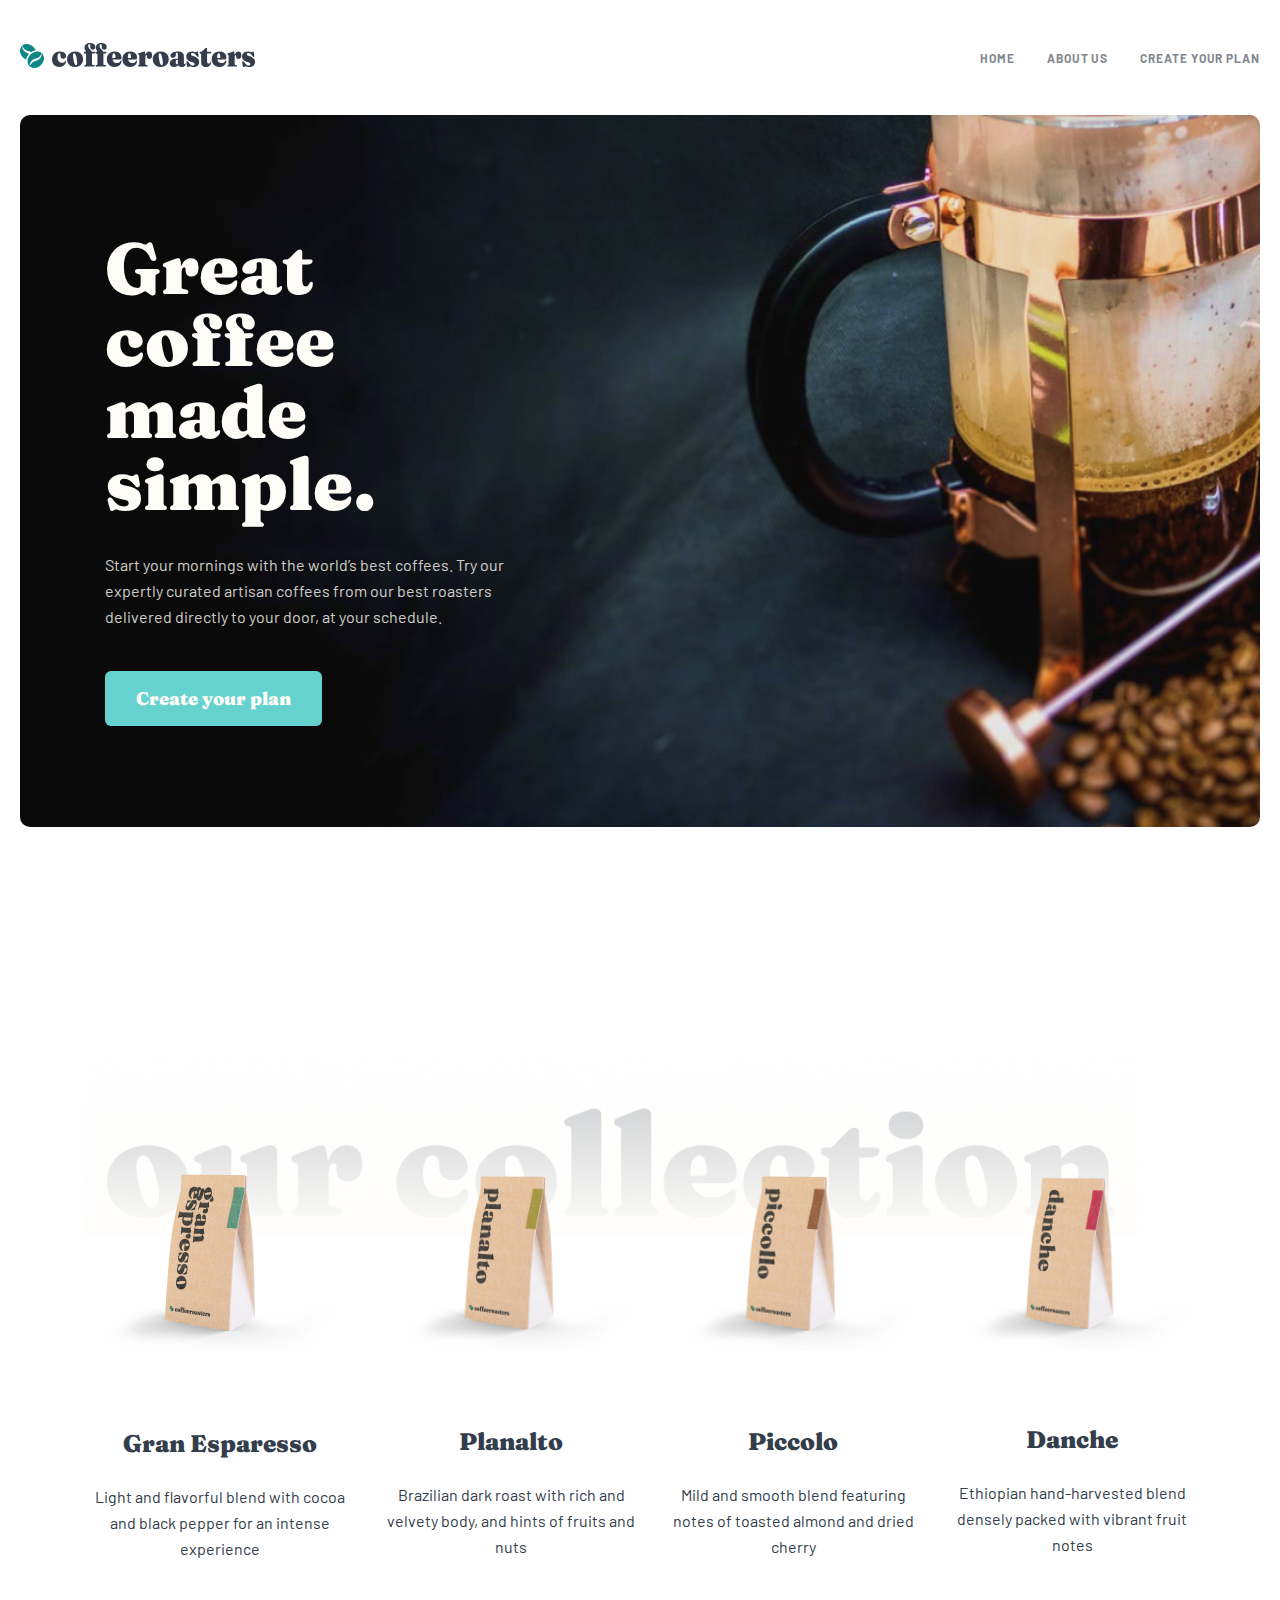
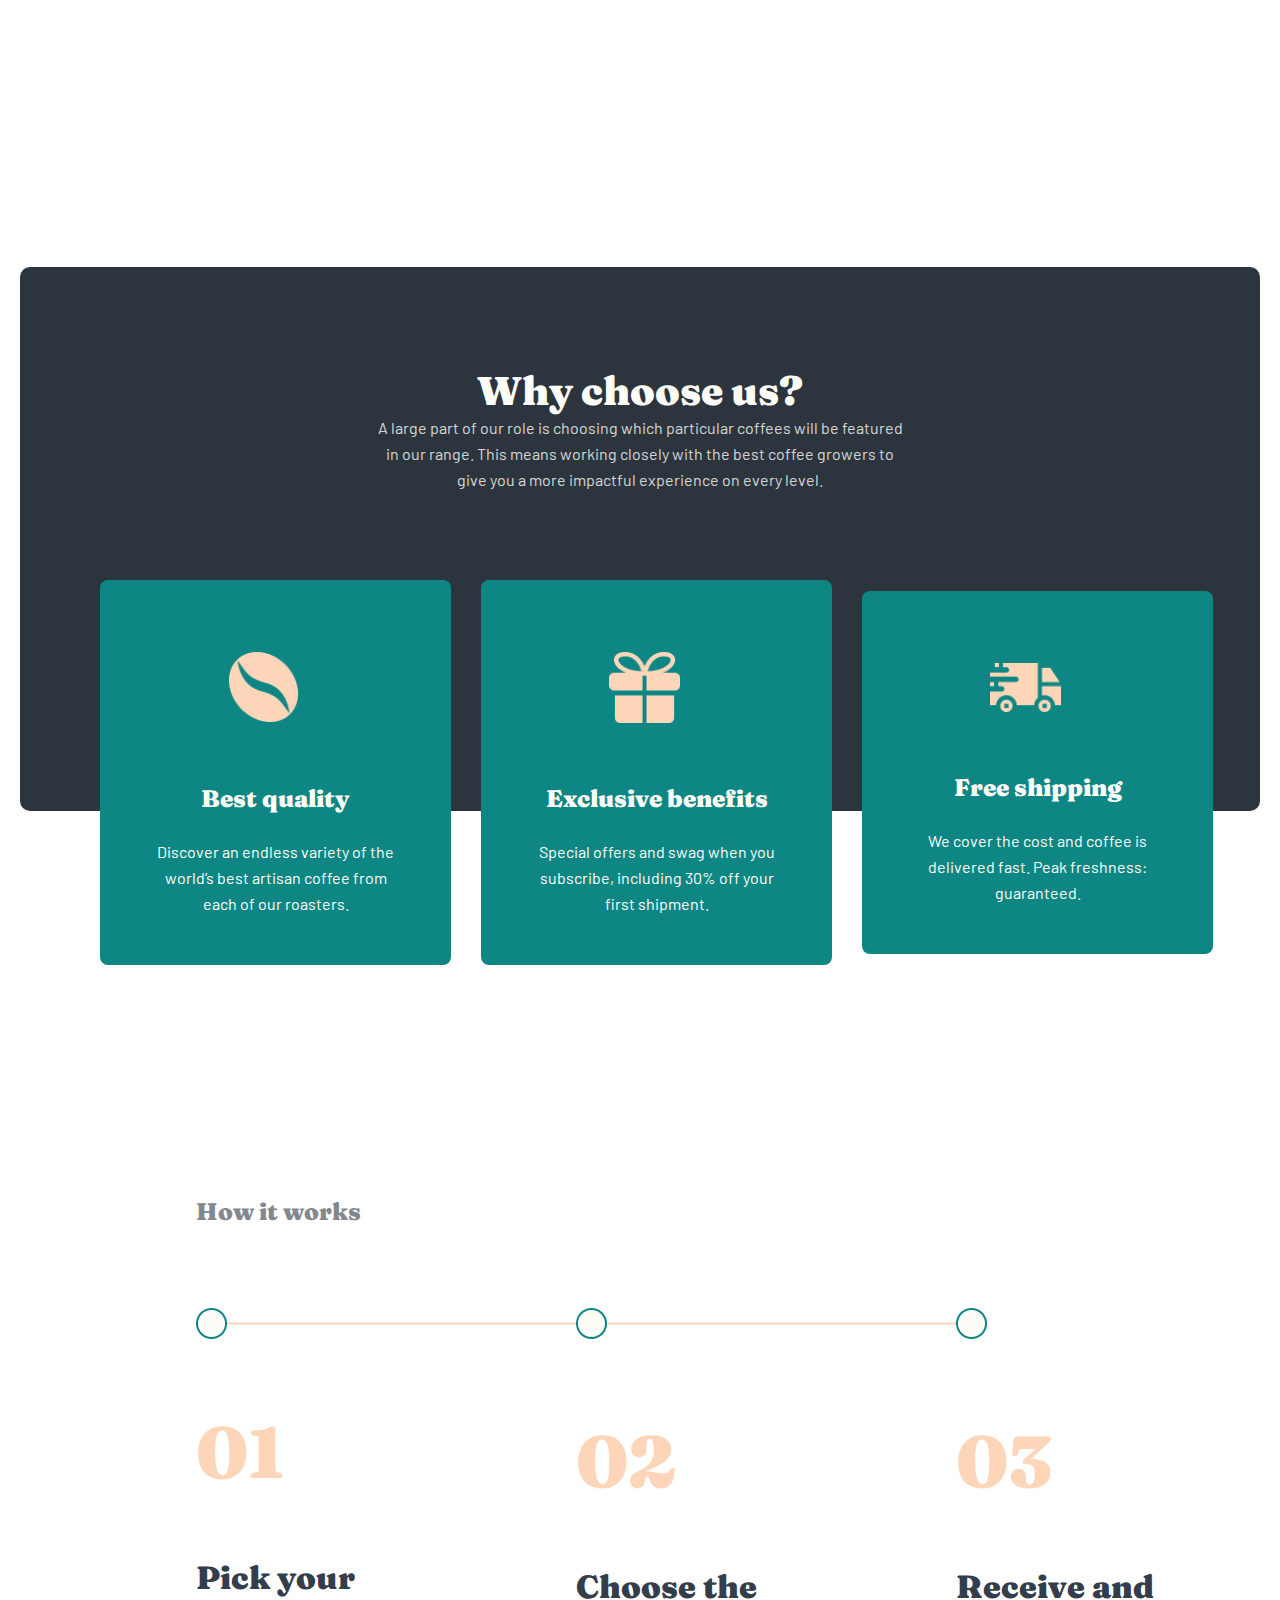
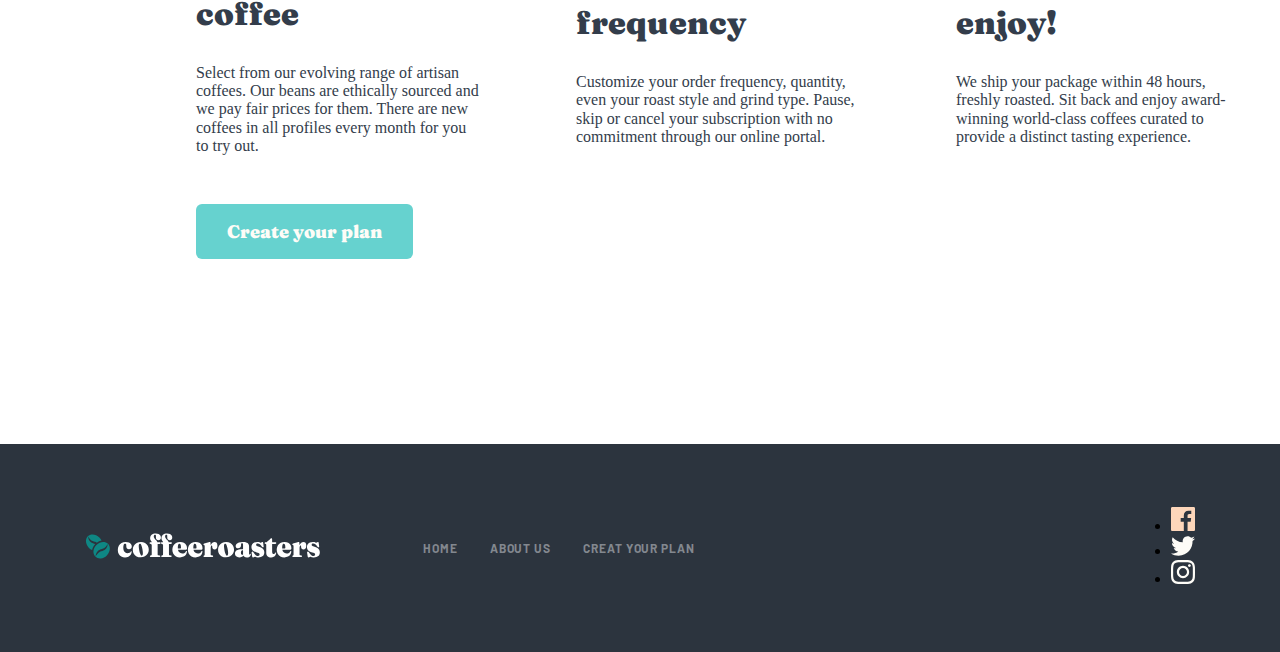
<file: index.html>
<!DOCTYPE html>
<html lang="en">
<head>
    <meta charset="UTF-8">
    <meta http-equiv="X-UA-Compatible" content="IE=edge">
    <meta name="viewport" content="width=device-width, initial-scale=1.0">
    <link rel="stylesheet" href="./css/main.css">
    <title>Document</title>
</head>
<body>
    <!-- HEADER -->

    <header class="header">
        <div class="container header__warapper">
            <a class="header__link" href="#">
                <img class="header__img" src="./image/logo.svg" alt="logo" width="235" height="25">
            </a>

            <nav class="header__nav">
                <ul class="header__list">
                    <li class="header__item">
                        <a class="header__nav--link" href="index.html">HOME</a>
                    </li>

                    <li class="header__item">
                        <a class="header__nav--link" href="about.html" target="_black">ABOUT US</a>
                    </li>

                    <li class="header__item">
                        <a class="header__nav--link" href="creat.html" target="_black" >Create your plan</a>
                    </li>

                </ul>
            </nav>
        </div>
    </header>

    <!-- MAIN -->

    <main class="main">
        <section class="hero">
            <div class="container">
                <div class="hero__wrapper">


                    <h1 class="hero__heading">Great coffee made simple. </h1>
                    <p class="hero__desc">Start your mornings with the world’s best coffees. Try our expertly curated artisan coffees from our best roasters delivered directly to your door, at your schedule.</p>

                    <a class="site--btn" href="#">Create your plan</a>
                </div>

            </div>
        </section>

        <section class="collection">
            <div class="container">

                <div class="collection__wrapper">
                    <img class="collection__bacround" src="./image/collect-bacround.png" alt="" width="1072"
                    height="72">


                    <ul class="collection__list">
                        <li class="collection__item">
                            <img class="collection__img" src="./image/esperesso.png" alt="esparesso-img">

                            <h2 class="collection__heading">Gran Esparesso</h2>
                            <p class="collection__desc">Light and flavorful blend with cocoa and black pepper for an intense experience</p>
                        </li>

                        <li class="collection__item">
                            <img class="collection__img" src="./image/planto.png" alt="esparesso-img">

                            <h2 class="collection__heading">Planalto</h2>
                            <p class="collection__desc">Brazilian dark roast with rich and velvety body, and hints of fruits and nuts</p>
                        </li>

                        <li class="collection__item">
                            <img class="collection__img" src="./image/piccoloto.png" alt="esparesso-img">

                            <h2 class="collection__heading">Piccolo</h2>
                            <p class="collection__desc">Mild and smooth blend featuring notes of toasted almond and dried cherry</p>
                        </li>

                        <li class="collection__item">
                            <img class="collection__img" src="./image/danche.png" alt="esparesso-img">

                            <h2 class="collection__heading">Danche</h2>
                            <p class="collection__desc">Ethiopian hand-harvested blend densely packed with vibrant fruit notes</p>
                        </li>
                    </ul>
                </div>

            </div>
        </section>

        <section class="choose">
            <div class="container">
                <div class="choose__top">
                    <h3 class="choose__top--heading">Why choose us?</h3>
                    <p class="choose__top--desc">A large part of our role is choosing which particular coffees will be featured
                        in our range. This means working closely with the best coffee growers to give
                        you a more impactful experience on every level.</p>
                </div>

                <ul class="choose__list">

                    <li class="choose__item">
                        <img class="choose__img" src="./image/coffee-bean.png" alt="bean" width="71" height="72">
                        <h4 class="choose__heading">Best quality</h4>
                        <p class="choose__desc">Discover an endless variety of the world’s best artisan coffee from each of our roasters.</p>
                    </li>

                    <li class="choose__item">
                        <img class="choose__img" src="./image/surprize.png" alt="bean" width="71" height="72">
                        <h4 class="choose__heading">Exclusive benefits</h4>
                        <p class="choose__desc">Special offers and swag when you subscribe, including 30% off your first shipment.</p>
                    </li>

                    <li class="choose__item">
                        <img class="choose__img" src="./image/car.png" alt="bean" width="71" height="72">
                        <h4 class="choose__heading">Free shipping</h4>
                        <p class="choose__desc">We cover the cost and coffee is delivered fast. Peak freshness: guaranteed.</p>
                    </li>
                </ul>
            </div>
        </section>

        <section class="work">
            <div class="container work__wrapper">
                <h1 class="work__top--heading">How it works</h1>
                <img class="work__img" src="./image/oval.png" alt="icon" width="791" height="31" >

                <ul class="work__list">

                    <li class="work__item">
                        <h3 class="work__heading">01</h3>
                        <h3 class="work__bottom-heading">Pick your
                            coffee</h3>
                            <p class="work__desc">Select from our evolving range of artisan coffees. Our beans are ethically sourced and we pay fair prices for them. There are new coffees in all profiles every month for you to try out.</p>
                    </li>

                    <li class="work__item">
                        <h3 class="work__heading">02</h3>
                        <h3 class="work__bottom-heading">Choose the frequency</h3>
                            <p class="work__desc">Customize your order frequency, quantity, even your roast style and grind type. Pause, skip or cancel your subscription with no commitment through our online portal.</p>
                    </li>

                    <li class="work__item">
                        <h3 class="work__heading">03</h3>
                        <h3 class="work__bottom-heading">Receive and enjoy!</h3>
                            <p class="work__desc">We ship your package within 48 hours, freshly roasted. Sit back and enjoy award-winning world-class coffees curated to provide a distinct tasting experience.</p>
                    </li>
                </ul>

                <a class="site--btn" href="#">Create your plan</a>
            </div>
        </section>
    </main>

    <footer class="footer">
        <div class="container footer__wrapper">

               <div class="footer__link--wrapper">
                <a class="footer__link" href="#">
                    <img class="footer__logo--img" src="./image/footer-logo.svg" alt="logo" width="235" height="25">
                </a>

                <nav class="footer__nav">
                    <ul class="footer__list">
                        <li class="footer__item">
                            <a class="footer__nav--link" href="index.html">HOME</a>
                        </li>

                        <li class="footer__item">
                            <a class="footer__nav--link" href="about.html">ABOUT US</a>
                        </li>

                        <li class="footer__item">
                            <a class="footer__nav--link" href="#">CREAT YOUR PLAN</a>
                        </li>

                    </ul>
                </nav>
               </div>



                <ul class="footer__conct-list">
                    <li class="conct__item">
                        <a class="footer__link" href="#">
                            <img class="footer__link-img" src="./image/facebook.svg" alt="link" width="24" height="24">
                        </a>
                    </li>

                    <li class="conct__item">
                        <a class="footer__link" href="#">
                            <img class="footer__link-img" src="./image/twitter.svg" alt="link" width="24" height="24">
                        </a>
                    </li>

                    <li class="conct__item">
                        <a class="footer__link" href="#">
                            <img class="footer__link-img" src="./image/instagram.svg" alt="link" width="24" height="24">
                        </a>
                    </li>
                </ul>


        </div>
    </footer>

</body>
</html>
</file>
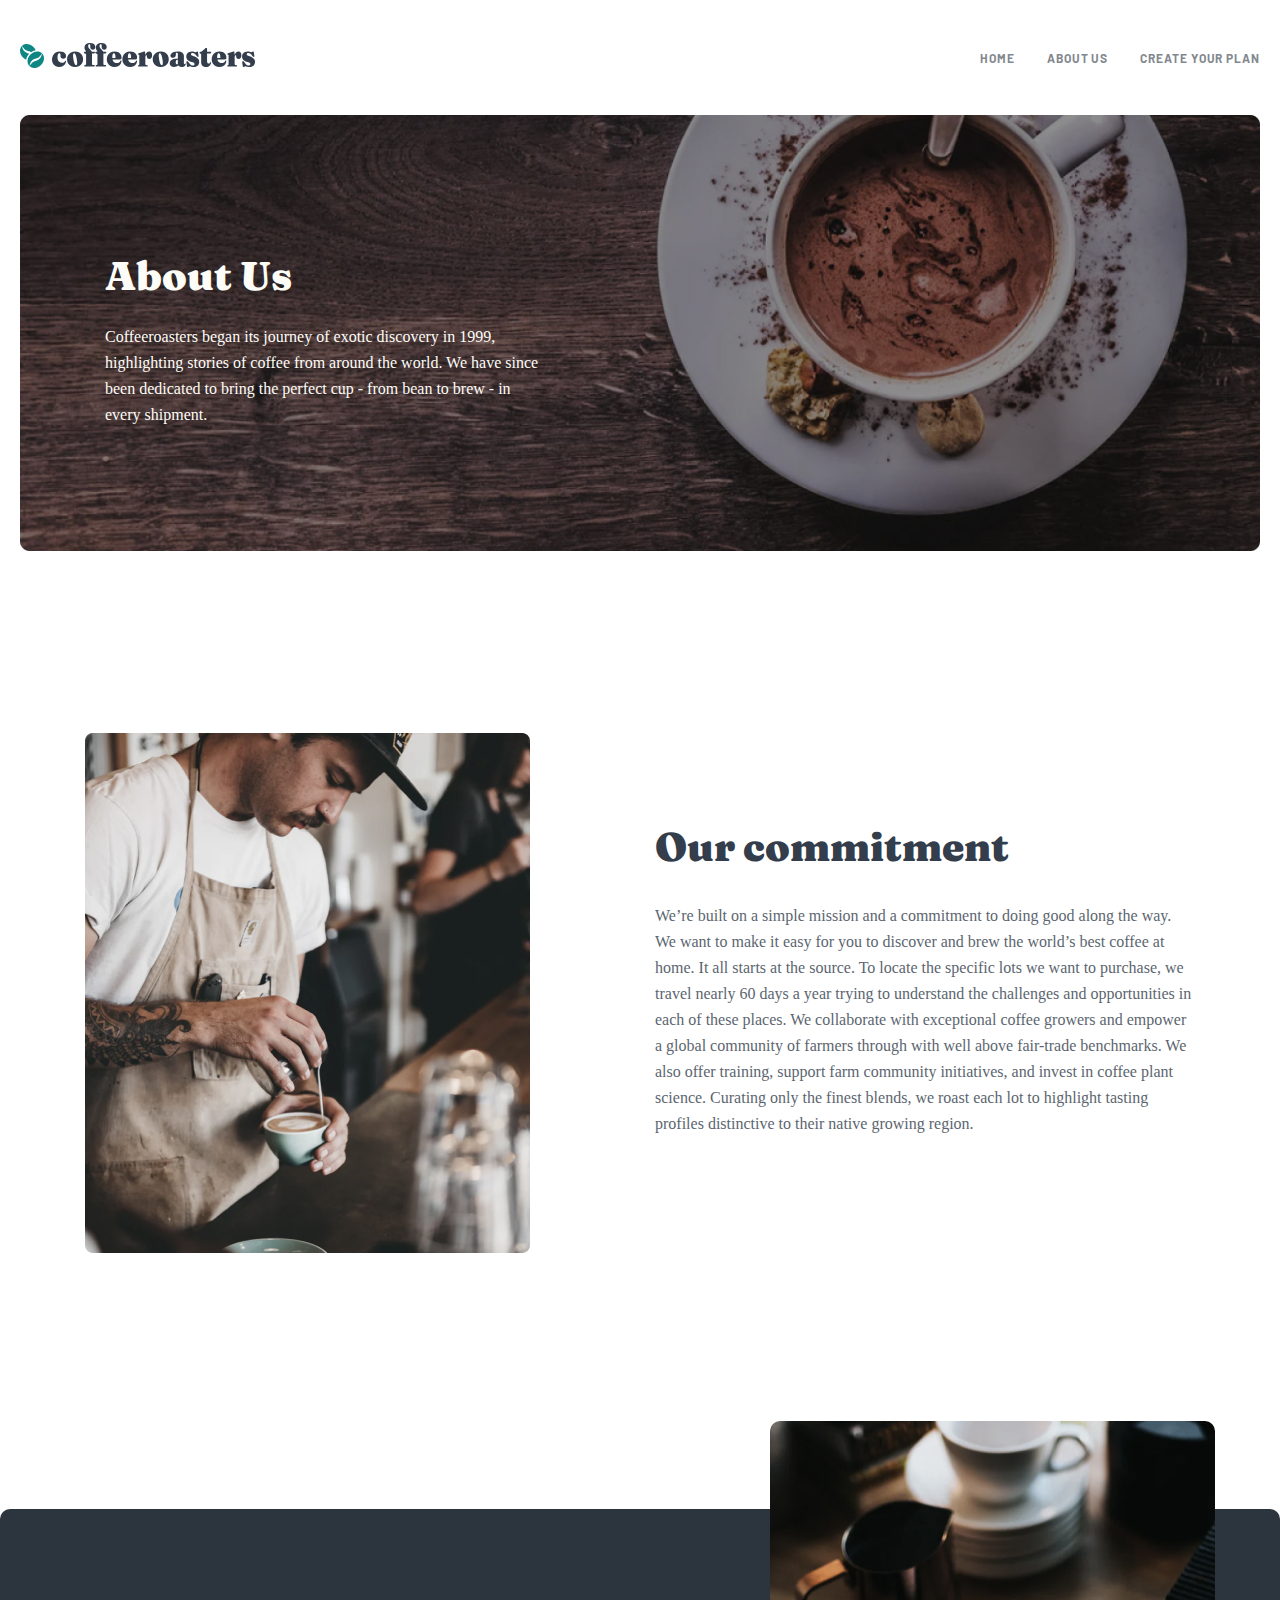
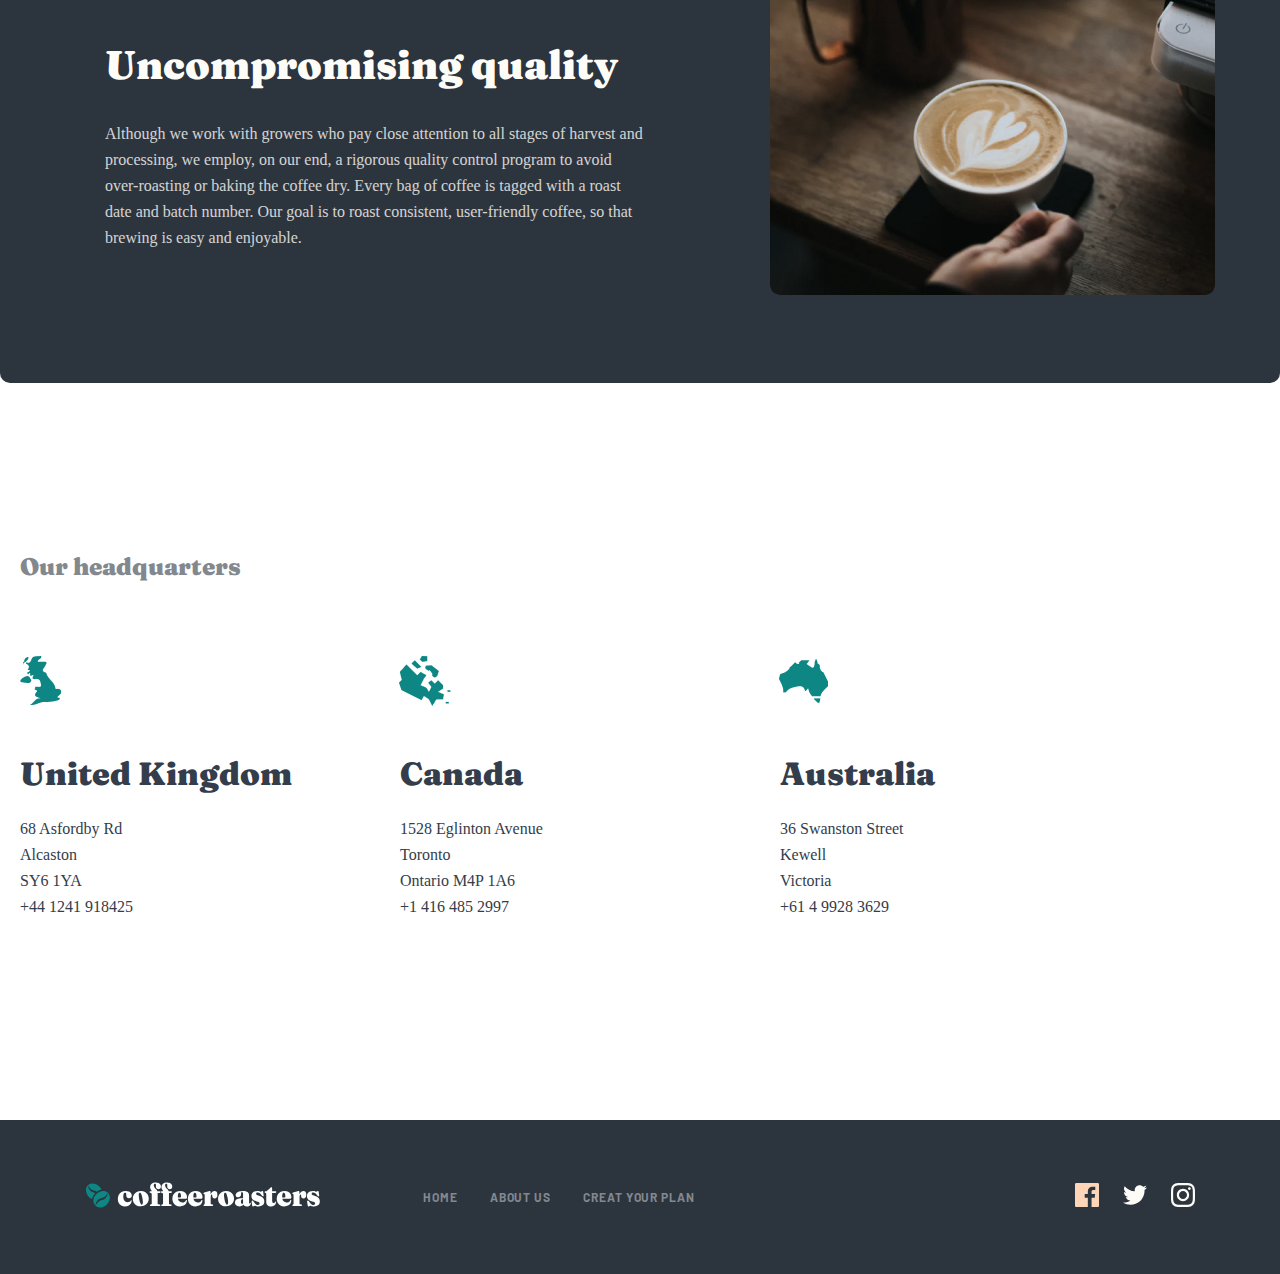
<file: about.html>
<!DOCTYPE html>
<html lang="en">
<head>
    <meta charset="UTF-8">
    <meta http-equiv="X-UA-Compatible" content="IE=edge">
    <meta name="viewport" content="width=device-width, initial-scale=1.0">
    <link rel="stylesheet" href="./css/main.css">
    <title>Document</title>
</head>
<body>

    <!-- HEADER -->

    <header class="header">
      <div class="container header__warapper">
          <a class="header__link" href="#">
              <img class="header__img" src="./image/logo.svg" alt="logo" width="235" height="25">
          </a>

          <nav class="header__nav">
              <ul class="header__list">
                  <li class="header__item">
                      <a class="header__nav--link" href="index.html">HOME</a>
                  </li>

                  <li class="header__item">
                      <a class="header__nav--link" href="about.html" target="_black">ABOUT US</a>
                  </li>

                  <li class="header__item">
                      <a class="header__nav--link" href="creat.html" target="_black" >Create your plan</a>
                  </li>

              </ul>
          </nav>
      </div>
  </header>

    <!-- Main -->
    <main>

      <section class="about-hero">
        <div class="container">
            <div class="about-hero__wrapper">

                <h1 class="about-hero__heading">About Us</h1>
                <p class="about-hero__desc">Coffeeroasters began its journey of exotic discovery in 1999, highlighting stories of coffee from around the world. We have since been dedicated to bring the perfect cup - from bean to brew - in every shipment.</p>
            </div>
        </div>
    </section>

    <section class="commitment">
        <div class="container">
            <div class="commitment-wrapper">
                <img src="./image/Bitmap (1).jpg" alt="photo" width="445" height="550">
                <div class="commitment-right-wrapper">
                    <h2 class="commitment-heading">Our commitment</h2>
                    <p class="commitment-desc">We’re built on a simple mission and a commitment to doing good along the way. We want to make it easy for you to discover and brew the world’s best coffee at home. It all starts at the source. To locate the specific lots we want to purchase, we travel nearly 60 days a year trying to understand the challenges and opportunities in each of these places. We collaborate with exceptional coffee growers and empower a global community of farmers through with well above fair-trade benchmarks. We also offer training, support farm community initiatives, and invest in coffee plant science. Curating only the finest blends, we roast each lot to highlight tasting profiles distinctive to their native growing region.</p>
                </div>
            </div>
        </div>
    </section>

    <section class="quality">
        <div class="container wrapper-quality">
            <div class="quality-wrapper">
                <div class="quality-left">
                    <h3 class="quality-heading">Uncompromising quality</h3>
                    <p class="quality-desc">Although we work with growers who pay close attention to all stages of harvest and processing, we employ, on our end, a rigorous quality control program to avoid over-roasting or baking the coffee dry. Every bag of coffee is tagged with a roast date and batch number. Our goal is to roast consistent, user-friendly coffee, so that brewing is easy and enjoyable.</p>
                </div>
                <img class="quality-img" src="./image/quality.jpg" alt="photo" width="445" height="474">
            </div>
        </div>
    </section>

    <section class="maps">
        <div class="container">
            <div class="maps-wrapper">
                <h3 class="maps-top-heading">Our headquarters</h3>
                <img src="./image/maps.png" alt="" width="808" height="50">

            <ul class="maps-list">
                <li class="maps-item">
                   <h4 class="maps-heading">United Kingdom</h4>
                   <p class="maps-desc">68  Asfordby Rd</p>
                    <p class="maps-desc"> Alcaston</p>
                    <p class="maps-desc"> SY6 1YA</p>
                    <p class="maps-desc">+44 1241 918425</p>
                </li>

                <li class="maps-item">
                    <h4 class="maps-heading">Canada</h4>
                    <p class="maps-desc">1528  Eglinton Avenue</p>
                    <p class="maps-desc">Toronto</p>
                    <p class="maps-desc">Ontario M4P 1A6</p>
                    <p class="maps-desc"> +1 416 485 2997</p>
                 </li>

                 <li class="maps-item">
                    <h4 class="maps-heading">Australia</h4>
                    <p class="maps-desc">36 Swanston Street</p>
                        <p class="maps-desc"> Kewell</p>
                        <p class="maps-desc">Victoria</p>
                        <p class="maps-desc">+61 4 9928 3629</p>
                 </li>
            </ul>
            </div>
        </div>
    </section>

    </main>




    <!-- FOOTER -->


    <footer class="footer">
      <div class="container footer__wrapper">

             <div class="footer__link--wrapper">
              <a class="footer__link" href="#">
                  <img class="footer__logo--img" src="./image/footer-logo.svg" alt="logo" width="235" height="25">
              </a>

              <nav class="footer__nav">
                  <ul class="footer__list">
                      <li class="footer__item">
                          <a class="footer__nav--link" href="index.html">HOME</a>
                      </li>

                      <li class="footer__item">
                          <a class="footer__nav--link" href="about.html">ABOUT US</a>
                      </li>

                      <li class="footer__item">
                          <a class="footer__nav--link" href="#">CREAT YOUR PLAN</a>
                      </li>

                  </ul>
              </nav>
             </div>



              <ul class="footer__conct--list">
                  <li class="conct__item">
                      <a class="footer__link" href="#">
                          <img class="footer__link-img" src="./image/facebook.svg" alt="link" width="24" height="24">
                      </a>
                  </li>

                  <li class="conct__item">
                      <a class="footer__link" href="#">
                          <img class="footer__link-img" src="./image/twitter.svg" alt="link" width="24" height="24">
                      </a>
                  </li>

                  <li class="conct__item">
                      <a class="footer__link" href="#">
                          <img class="footer__link-img" src="./image/instagram.svg" alt="link" width="24" height="24">
                      </a>
                  </li>
              </ul>


      </div>
  </footer>

</body>
</html>
</file>
<file: css/main.css>
/*! normalize.css v8.0.1 | MIT License | github.com/necolas/normalize.css */
/* Document
   ========================================================================== */
/**
 * 1. Correct the line height in all browsers.
 * 2. Prevent adjustments of font size after orientation changes in iOS.
 */
html {
  line-height: 1.15;
  /* 1 */
  -webkit-text-size-adjust: 100%;
  /* 2 */
}

/* Sections
   ========================================================================== */
/**
 * Remove the margin in all browsers.
 */
body {
  margin: 0;
}

/**
 * Render the `main` element consistently in IE.
 */
main {
  display: block;
}

/**
 * Correct the font size and margin on `h1` elements within `section` and
 * `article` contexts in Chrome, Firefox, and Safari.
 */
h1 {
  font-size: 2em;
  margin: 0.67em 0;
}

/* Grouping content
   ========================================================================== */
/**
 * 1. Add the correct box sizing in Firefox.
 * 2. Show the overflow in Edge and IE.
 */
hr {
  -webkit-box-sizing: content-box;
          box-sizing: content-box;
  /* 1 */
  height: 0;
  /* 1 */
  overflow: visible;
  /* 2 */
}

/**
 * 1. Correct the inheritance and scaling of font size in all browsers.
 * 2. Correct the odd `em` font sizing in all browsers.
 */
pre {
  font-family: monospace, monospace;
  /* 1 */
  font-size: 1em;
  /* 2 */
}

/* Text-level semantics
   ========================================================================== */
/**
 * Remove the gray background on active links in IE 10.
 */
a {
  background-color: transparent;
}

/**
 * 1. Remove the bottom border in Chrome 57-
 * 2. Add the correct text decoration in Chrome, Edge, IE, Opera, and Safari.
 */
abbr[title] {
  border-bottom: none;
  /* 1 */
  text-decoration: underline;
  /* 2 */
  -webkit-text-decoration: underline dotted;
          text-decoration: underline dotted;
  /* 2 */
}

/**
 * Add the correct font weight in Chrome, Edge, and Safari.
 */
b,
strong {
  font-weight: bolder;
}

/**
 * 1. Correct the inheritance and scaling of font size in all browsers.
 * 2. Correct the odd `em` font sizing in all browsers.
 */
code,
kbd,
samp {
  font-family: monospace, monospace;
  /* 1 */
  font-size: 1em;
  /* 2 */
}

/**
 * Add the correct font size in all browsers.
 */
small {
  font-size: 80%;
}

/**
 * Prevent `sub` and `sup` elements from affecting the line height in
 * all browsers.
 */
sub,
sup {
  font-size: 75%;
  line-height: 0;
  position: relative;
  vertical-align: baseline;
}

sub {
  bottom: -0.25em;
}

sup {
  top: -0.5em;
}

/* Embedded content
   ========================================================================== */
/**
 * Remove the border on images inside links in IE 10.
 */
img {
  border-style: none;
}

/* Forms
   ========================================================================== */
/**
 * 1. Change the font styles in all browsers.
 * 2. Remove the margin in Firefox and Safari.
 */
button,
input,
optgroup,
select,
textarea {
  font-family: inherit;
  /* 1 */
  font-size: 100%;
  /* 1 */
  line-height: 1.15;
  /* 1 */
  margin: 0;
  /* 2 */
}

/**
 * Show the overflow in IE.
 * 1. Show the overflow in Edge.
 */
button,
input {
  /* 1 */
  overflow: visible;
}

/**
 * Remove the inheritance of text transform in Edge, Firefox, and IE.
 * 1. Remove the inheritance of text transform in Firefox.
 */
button,
select {
  /* 1 */
  text-transform: none;
}

/**
 * Correct the inability to style clickable types in iOS and Safari.
 */
button,
[type="button"],
[type="reset"],
[type="submit"] {
  -webkit-appearance: button;
}

/**
 * Remove the inner border and padding in Firefox.
 */
button::-moz-focus-inner,
[type="button"]::-moz-focus-inner,
[type="reset"]::-moz-focus-inner,
[type="submit"]::-moz-focus-inner {
  border-style: none;
  padding: 0;
}

/**
 * Restore the focus styles unset by the previous rule.
 */
button:-moz-focusring,
[type="button"]:-moz-focusring,
[type="reset"]:-moz-focusring,
[type="submit"]:-moz-focusring {
  outline: 1px dotted ButtonText;
}

/**
 * Correct the padding in Firefox.
 */
fieldset {
  padding: 0.35em 0.75em 0.625em;
}

/**
 * 1. Correct the text wrapping in Edge and IE.
 * 2. Correct the color inheritance from `fieldset` elements in IE.
 * 3. Remove the padding so developers are not caught out when they zero out
 *    `fieldset` elements in all browsers.
 */
legend {
  -webkit-box-sizing: border-box;
          box-sizing: border-box;
  /* 1 */
  color: inherit;
  /* 2 */
  display: table;
  /* 1 */
  max-width: 100%;
  /* 1 */
  padding: 0;
  /* 3 */
  white-space: normal;
  /* 1 */
}

/**
 * Add the correct vertical alignment in Chrome, Firefox, and Opera.
 */
progress {
  vertical-align: baseline;
}

/**
 * Remove the default vertical scrollbar in IE 10+.
 */
textarea {
  overflow: auto;
}

/**
 * 1. Add the correct box sizing in IE 10.
 * 2. Remove the padding in IE 10.
 */
[type="checkbox"],
[type="radio"] {
  -webkit-box-sizing: border-box;
          box-sizing: border-box;
  /* 1 */
  padding: 0;
  /* 2 */
}

/**
 * Correct the cursor style of increment and decrement buttons in Chrome.
 */
[type="number"]::-webkit-inner-spin-button,
[type="number"]::-webkit-outer-spin-button {
  height: auto;
}

/**
 * 1. Correct the odd appearance in Chrome and Safari.
 * 2. Correct the outline style in Safari.
 */
[type="search"] {
  -webkit-appearance: textfield;
  /* 1 */
  outline-offset: -2px;
  /* 2 */
}

/**
 * Remove the inner padding in Chrome and Safari on macOS.
 */
[type="search"]::-webkit-search-decoration {
  -webkit-appearance: none;
}

/**
 * 1. Correct the inability to style clickable types in iOS and Safari.
 * 2. Change font properties to `inherit` in Safari.
 */
::-webkit-file-upload-button {
  -webkit-appearance: button;
  /* 1 */
  font: inherit;
  /* 2 */
}

/* Interactive
   ========================================================================== */
/*
 * Add the correct display in Edge, IE 10+, and Firefox.
 */
details {
  display: block;
}

/*
 * Add the correct display in all browsers.
 */
summary {
  display: list-item;
}

/* Misc
   ========================================================================== */
/**
 * Add the correct display in IE 10+.
 */
template {
  display: none;
}

/**
 * Add the correct display in IE 10.
 */
[hidden] {
  display: none;
}

@font-face {
  font-family: 'Barlow';
  font-style: normal;
  font-weight: 400;
  src: url("../fonts/barlow-v11-latin-regular.eot");
  /* IE9 Compat Modes */
  src: url("../fonts/barlow-v11-latin-regular.eot?#iefix") format("embedded-opentype"), url("../fonts/barlow-v11-latin-regular.woff2") format("woff2"), url("../fonts/barlow-v11-latin-regular.woff") format("woff"), url("../fonts/barlow-v11-latin-regular.ttf") format("truetype"), url("../fonts/barlow-v11-latin-regular.svg#Barlow") format("svg");
}

@font-face {
  font-family: 'Barlow';
  font-style: normal;
  font-weight: 700;
  src: url("../fonts/barlow-v11-latin-700.eot");
  src: url("../fonts/barlow-v11-latin-700.eot?#iefix") format("embedded-opentype"), url("../fonts/barlow-v11-latin-700.woff2") format("woff2"), url("../fonts/barlow-v11-latin-700.woff") format("woff"), url("../fonts/barlow-v11-latin-700.ttf") format("truetype"), url("../fonts/barlow-v11-latin-700.svg#Barlow") format("svg");
}

@font-face {
  font-family: 'Fraunces';
  font-style: normal;
  font-weight: 900;
  src: url("../fonts/fraunces-v10-latin-900.eot");
  src: url("../fonts/fraunces-v10-latin-900.eot?#iefix") format("embedded-opentype"), url("../fonts/fraunces-v10-latin-900.woff2") format("woff2"), url("../fonts/fraunces-v10-latin-900.woff") format("woff"), url("../fonts/fraunces-v10-latin-900.ttf") format("truetype"), url("../fonts/fraunces-v10-latin-900.svg#Fraunces") format("svg");
}

html {
  -webkit-box-sizing: border-box;
          box-sizing: border-box;
  scroll-behavior: smooth;
}

*,
*::before,
*::after {
  -webkit-box-sizing: inherit;
          box-sizing: inherit;
}

body {
  height: 100%;
  display: -webkit-box;
  display: -ms-flexbox;
  display: flex;
  -webkit-box-orient: vertical;
  -webkit-box-direction: normal;
      -ms-flex-direction: column;
          flex-direction: column;
  padding: 0;
  margin: 0;
  font-family: "Barlow" Arial, Helvetica, sans-serif;
}

img {
  max-width: 100%;
  height: auto;
  display: inline-block;
}

.visually-hidden {
  clip: rect(0 0 0 0);
  -webkit-clip-path: inset(50%);
          clip-path: inset(50%);
  height: 1px;
  overflow: hidden;
  position: absolute;
  white-space: nowrap;
  width: 1px;
}

.container {
  max-width: 1320px;
  margin: 0 auto;
  padding: 0 20px;
}

.site--btn {
  text-decoration: none;
  padding: 16px 31px;
  font-family: 'Fraunces';
  font-weight: 900;
  font-size: 18px;
  line-height: 25px;
  text-align: center;
  color: #FEFCF7;
  background: #66D2CF;
  border-radius: 6px;
}

.header {
  padding: 43px 0;
}

.header__warapper {
  display: -webkit-box;
  display: -ms-flexbox;
  display: flex;
  -webkit-box-align: center;
      -ms-flex-align: center;
          align-items: center;
  -webkit-box-pack: justify;
      -ms-flex-pack: justify;
          justify-content: space-between;
}

.header__nav .header__list {
  margin: 0;
  padding: 0;
  list-style: none;
  display: -webkit-box;
  display: -ms-flexbox;
  display: flex;
  -webkit-box-align: center;
      -ms-flex-align: center;
          align-items: center;
}

.header__nav .header__item + .header__item {
  padding-left: 32px;
}

.header__nav .header__nav--link {
  text-decoration: none;
  font-family: 'Barlow';
  font-style: normal;
  font-weight: 700;
  font-size: 12px;
  line-height: 15px;
  letter-spacing: 0.923077px;
  text-transform: uppercase;
  color: #83888F;
}

.header__nav .header__nav--link:hover {
  color: #333D4B;
  cursor: pointer;
}

.hero__wrapper {
  padding-top: 117px;
  padding-right: 720px;
  padding-bottom: 116px;
  padding-left: 85px;
  background-image: url(../../image/hero-bacround-img.jpg);
  background-size: cover;
  background-repeat: no-repeat;
  border-radius: 10px;
}

.hero__wrapper .hero__heading {
  margin: 0;
  max-width: 493px;
  font-family: 'Fraunces';
  font-style: normal;
  font-weight: 900;
  font-size: 72px;
  line-height: 72px;
  color: #FEFCF7;
}

.hero__wrapper .hero__desc {
  margin: 0;
  max-width: 445px;
  margin-top: 32px;
  margin-bottom: 56px;
  font-family: 'Barlow';
  font-style: normal;
  font-weight: 400;
  font-size: 16px;
  line-height: 26px;
  color: #FEFCF7;
  mix-blend-mode: normal;
  opacity: 0.8;
}

.collection__wrapper {
  max-width: 1111px;
  margin: 0 auto;
  margin-top: 136px;
}

.collection__wrapper .collection__bacround {
  position: cal(50%);
  padding-top: 86px;
  padding-right: 20px;
  padding-bottom: 38px;
  padding-bottom: 20px;
}

.collection__wrapper .collection__list {
  list-style: none;
  margin: 0;
  padding: 0;
  display: -webkit-box;
  display: -ms-flexbox;
  display: flex;
  -webkit-box-align: center;
      -ms-flex-align: center;
          align-items: center;
  position: relative;
  bottom: 100px;
}

.collection__wrapper .collection__item + .collection__item {
  margin-left: 30px;
}

.collection__wrapper .collection__heading {
  margin: 0;
  margin-top: 71px;
  font-family: 'Fraunces';
  font-style: normal;
  font-weight: 900;
  font-size: 24px;
  line-height: 32px;
  text-align: center;
  color: #333D4B;
}

.collection__wrapper .collection__desc {
  margin: 0;
  margin-top: 24px;
  font-family: 'Barlow';
  font-style: normal;
  font-weight: 400;
  font-size: 16px;
  line-height: 26px;
  text-align: center;
  color: #333D4B;
}

.choose__top {
  margin: 0 auto;
  padding-top: 100px;
  padding-bottom: 318px;
  background-color: #2C343E;
  border-radius: 10px;
  margin-top: 205px;
}

.choose__top .choose__top--heading {
  margin: 0;
  font-family: 'Fraunces';
  font-style: normal;
  font-weight: 900;
  font-size: 40px;
  line-height: 48px;
  text-align: center;
  color: #FEFCF7;
}

.choose__top .choose__img {
  -o-object-fit: contain;
     object-fit: contain;
  margin-left: 80px;
}

.choose__top .choose__top--desc {
  margin: 0 auto;
  max-width: 540px;
  font-family: 'Barlow';
  font-style: normal;
  line-height: 26px;
  text-align: center;
  color: #FEFCF7;
  mix-blend-mode: normal;
  opacity: 0.8;
}

.choose__list {
  margin: 0;
  padding: 0;
  list-style: none;
  display: -webkit-box;
  display: -ms-flexbox;
  display: flex;
  -webkit-box-align: center;
      -ms-flex-align: center;
          align-items: center;
  position: relative;
  bottom: 231px;
  left: 80px;
}

.choose__list .choose__item {
  background: #0E8784;
  border-radius: 8px;
  padding-top: 72px;
  padding-right: 48px;
  padding-bottom: 48px;
  padding-left: 48px;
}

.choose__list .choose__item + .choose__item {
  margin-left: 30px;
}

.choose__list .choose__img {
  -o-object-fit: contain;
     object-fit: contain;
  margin-left: 80px;
}

.choose__list .choose__heading {
  margin: 0;
  margin-top: 56px;
  font-family: 'Fraunces';
  font-style: normal;
  font-weight: 900;
  font-size: 24px;
  line-height: 32px;
  text-align: center;
  color: #FEFCF7;
}

.choose__list .choose__desc {
  margin: 0;
  margin-top: 24px;
  font-family: 'Barlow';
  font-style: normal;
  font-weight: 400;
  font-size: 16px;
  line-height: 26px;
  text-align: center;
  color: #FEFCF7;
  width: 255px;
}

.work__wrapper {
  padding-left: 196px;
}

.work__top--heading {
  margin: 0;
  font-family: 'Fraunces';
  font-weight: 900;
  font-size: 24px;
  line-height: 32px;
  color: #83888F;
}

.work__img {
  margin-top: 80px;
}

.work__list {
  margin: 0;
  padding: 0;
  list-style: none;
  display: -webkit-box;
  display: -ms-flexbox;
  display: flex;
  -webkit-box-align: center;
      -ms-flex-align: center;
          align-items: center;
  margin-bottom: 64px;
}

.work__list .work__item + .work__item {
  margin-left: 95px;
}

.work__list .work__heading {
  font-family: 'Fraunces';
  font-weight: 900;
  font-size: 72px;
  line-height: 72px;
  color: #FDD6BA;
}

.work__list .work__bottom-heading {
  width: 255px;
  font-family: 'Fraunces';
  font-weight: 900;
  font-size: 32px;
  line-height: 36px;
  color: #333D4B;
}

.work__list .work__desc {
  margin: 0;
  width: 285px;
  color: #333D4B;
}

.footer__wrapper {
  margin-top: 200px;
  background: #2C343E;
  display: -webkit-box;
  display: -ms-flexbox;
  display: flex;
  -webkit-box-align: center;
      -ms-flex-align: center;
          align-items: center;
  -webkit-box-pack: justify;
      -ms-flex-pack: justify;
          justify-content: space-between;
  padding: 47px 85px;
}

.footer__link--wrapper {
  display: -webkit-box;
  display: -ms-flexbox;
  display: flex;
  -webkit-box-align: center;
      -ms-flex-align: center;
          align-items: center;
}

.footer__link--wrapper .footer__list {
  margin: 0;
  padding: 0;
  list-style: none;
  display: -webkit-box;
  display: -ms-flexbox;
  display: flex;
  -webkit-box-align: center;
      -ms-flex-align: center;
          align-items: center;
  margin-left: 103px;
}

.footer__link--wrapper .footer__item + .footer__item {
  margin-left: 32px;
}

.footer__link--wrapper .footer__nav--link {
  font-family: 'Barlow';
  text-decoration: none;
  font-weight: 700;
  font-size: 12px;
  line-height: 15px;
  letter-spacing: 0.923077px;
  text-transform: uppercase;
  color: #83888F;
}

.footer__link--wrapper .footer__nav--link:hover {
  color: #FEFCF7;
}

.footer__conct--list {
  list-style: none;
  display: -webkit-box;
  display: -ms-flexbox;
  display: flex;
  -webkit-box-align: center;
      -ms-flex-align: center;
          align-items: center;
}

.footer__conct--list .conct__item + .conct__item {
  margin-left: 24px;
}

.about-hero__wrapper {
  padding-top: 137px;
  padding-right: 750px;
  padding-bottom: 137px;
  padding-left: 85px;
  background-image: url("../../image/Bitmap.jpg");
  background-size: contain;
  background-repeat: no-repeat;
}

.about-hero__heading {
  margin: 0;
  font-family: 'Fraunces';
  font-weight: 900;
  font-size: 40px;
  line-height: 48px;
  color: #FEFCF7;
}

.about-hero__desc {
  width: 445px;
  margin: 0;
  margin-top: 24px;
  line-height: 26px;
  color: #FEFCF7;
}

.commitment {
  padding-top: 168px;
  padding-bottom: 256px;
}

.commitment-wrapper {
  display: -webkit-box;
  display: -ms-flexbox;
  display: flex;
  -webkit-box-align: start;
      -ms-flex-align: start;
          align-items: flex-start;
  margin: 0 auto;
  width: 1110px;
}

.commitment-right-wrapper {
  margin-left: 125px;
  padding: 90px 0;
}

.commitment-heading {
  margin: 0;
  font-family: 'Fraunces';
  font-weight: 900;
  font-size: 40px;
  line-height: 48px;
  color: #333D4B;
}

.commitment-desc {
  margin: 0;
  margin-top: 32px;
  width: 540px;
  font-weight: 400;
  font-size: 16px;
  line-height: 26px;
  color: #333D4B;
  mix-blend-mode: normal;
  opacity: 0.8;
}

.wrapper-quality {
  background-color: #2C343E;
  border-radius: 10px;
}

.quality-wrapper {
  display: -webkit-box;
  display: -ms-flexbox;
  display: flex;
  -webkit-box-align: center;
      -ms-flex-align: center;
          align-items: center;
}

.quality-left {
  margin-left: 85px;
}

.quality-heading {
  margin: 0;
  font-family: 'Fraunces';
  font-weight: 900;
  font-size: 40px;
  line-height: 48px;
  color: #FEFCF7;
}

.quality-desc {
  width: 540px;
  margin: 0;
  margin-top: 32px;
  font-size: 16px;
  line-height: 26px;
  color: #FEFCF7;
  mix-blend-mode: normal;
  opacity: 0.8;
}

.quality-img {
  margin-left: 125px;
  position: relative;
  bottom: 88px;
  border-radius: 10px;
}

.maps-wrapper {
  margin-top: 168px;
}

.maps-top-heading {
  margin: 0;
  font-family: 'Fraunces';
  font-weight: 900;
  font-size: 24px;
  line-height: 32px;
  color: #83888F;
  margin-bottom: 72px;
}

.maps-list {
  list-style: none;
  display: -webkit-box;
  display: -ms-flexbox;
  display: flex;
  -webkit-box-align: center;
      -ms-flex-align: center;
          align-items: center;
  margin: 0;
  padding: 0;
  margin-top: 45px;
}

.maps-item {
  width: 285px;
}

.maps-item + .maps-item {
  margin-left: 95px;
}

.maps-heading {
  margin: 0;
  font-family: 'Fraunces';
  font-weight: 900;
  font-size: 32px;
  line-height: 36px;
  color: #333D4B;
  margin-bottom: 24px;
}

.maps-desc {
  margin: 0;
  line-height: 26px;
  color: #333D4B;
}
/*# sourceMappingURL=main.css.map */
</file>
